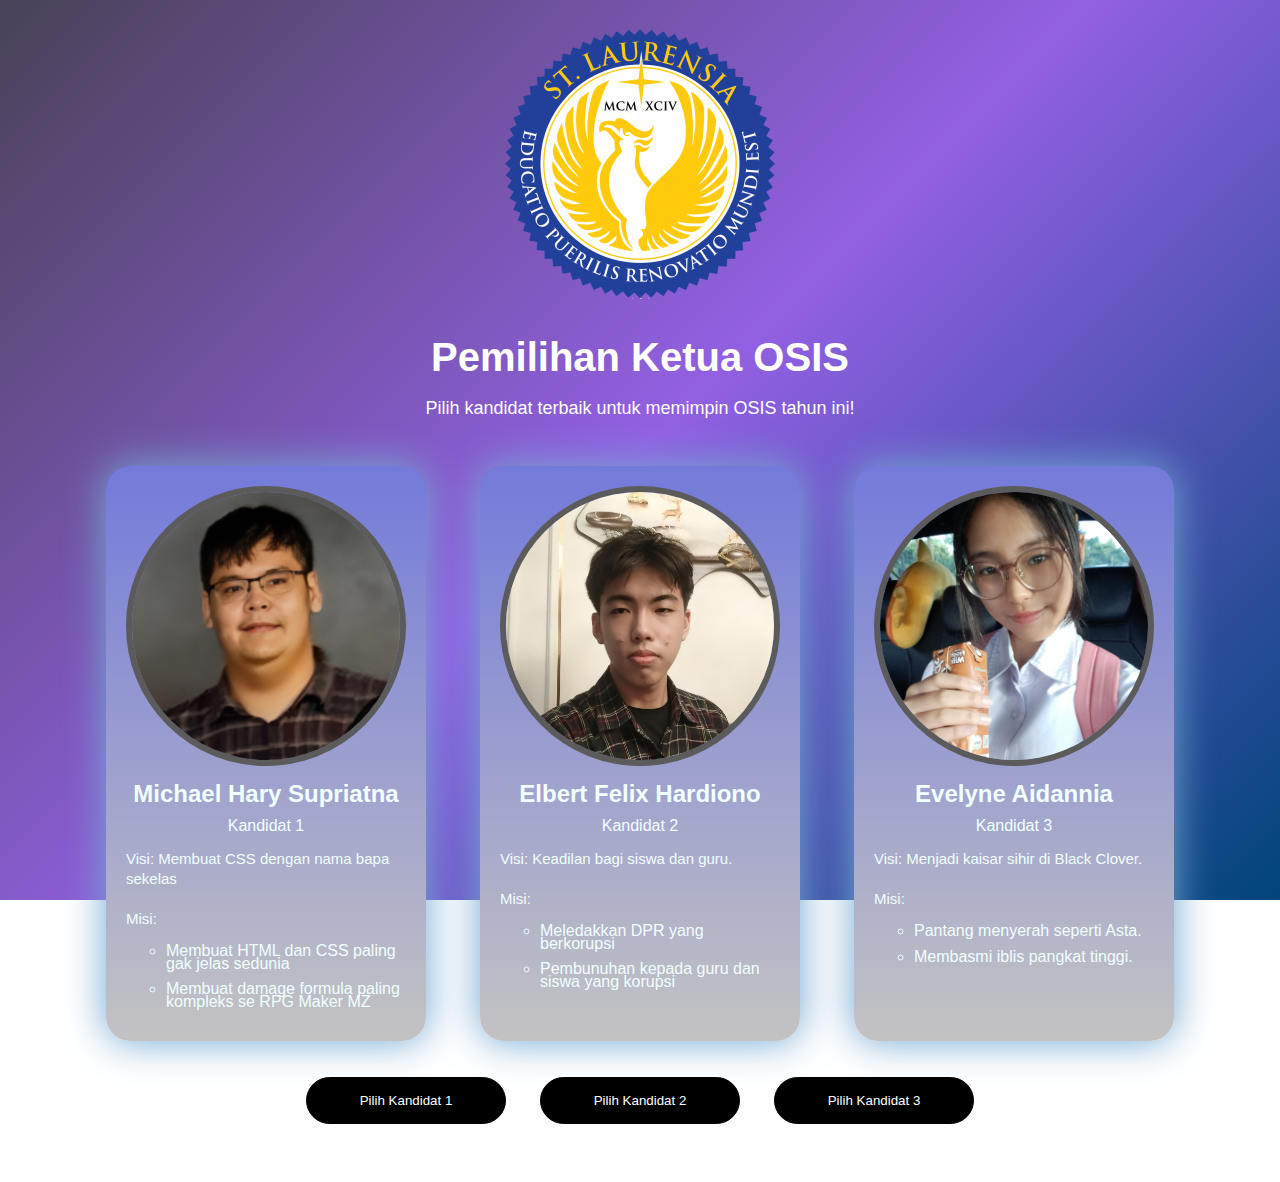
<file: OSISmikelbyne.html>
<!DOCTYPE html>
<html>
<head>
    <title>Pemilihan Ketua OSIS - Michael, Elbert, Evelyne</title>
    <link rel="stylesheet" href="Sulaiman.css">
    <link rel="icon" type="image" href="Images/logo santalaurensia.png">
</head>
<body>
    <div class="mikelbyne-title">
          <input type="image" src="Images/logo santalaurensia.png" onclick="window.location.replace('index.html')">
          <h1 class="mikelbyne-titlext">Pemilihan Ketua OSIS</h1>
        </div>
         <p class="mikelbyne-title-desc">Pilih kandidat terbaik untuk memimpin OSIS tahun ini!</p>

    <div class="mikelbyne-border-1">
  <div class="mikelbyne-border">
    <img src="Images/Kandidat 1.png"><br>
    <div class="mikelbyne-info">
      <h2>Michael Hary Supriatna</h2>
      <p>Kandidat 1</p>
      <p class="mikelbyne-vm">Visi: Membuat CSS dengan nama bapa sekelas<br><br>Misi:</p>
      <ol>
        <li>Membuat HTML dan CSS paling gak jelas sedunia</li><br>
        <li>Membuat damage formula paling kompleks se RPG Maker MZ</li>
      </ol>
    </div>
  </div>
  
  <div class="mikelbyne-border">
    <img src="Images/Kandidat 2.jpg"><br>
    <div class="mikelbyne-info">
      <h2>Elbert Felix Hardiono</h2>
      <p>Kandidat 2</p>
      <p class="mikelbyne-vm">Visi: Keadilan bagi siswa dan guru.<br><br>Misi:</p>
      <ol>
        <li>Meledakkan DPR yang berkorupsi</li><br>
        <li>Pembunuhan kepada guru dan siswa yang korupsi</li>
      </ol>
    </div>
  </div>
  
  <div class="mikelbyne-border">
    <img src="Images/Kandidat 3.jpg"><br>
    <div class="mikelbyne-info">
      <h2>Evelyne Aidannia</h2>
      <p>Kandidat 3</p>
     <p class="mikelbyne-vm">Visi: Menjadi kaisar sihir di Black Clover.<br><br>Misi:</p>
      <ol>
        <li>Pantang menyerah seperti Asta.</li><br>
        <li>Membasmi iblis pangkat tinggi.</li>
      </ol>
    </div>
  </div>
</div>

<div class="mikelbyne-button">
  <form action="https://aop-dt-michael-hary-supriatna.vercel.app/">
    <button class="button-mikelbyne">Pilih Kandidat 1</button>
    </form>
      <!--asik-->  
      <form action="https://aop-dt-elbert-felix-hardiono.vercel.app/">
    <button class="button-mikelbyne">Pilih Kandidat 2</button>
    </form>
    <form action="https://aop-dt-evelyne-aidannia.vercel.app/">
    <button class="button-mikelbyne">Pilih Kandidat 3</button>
    </form>

    </div>
    </div>
</div>

<!--BAGIAN YANG DIKERJAKAN SISWA
Elbert: Visi dan Misi bagian sendiri, menambahkan button, membuat border, merapihkan posisi dan bentuk pada border, image, dan button.
Michael: Visi dan Misi bagian sendiri, menyediakan kebanyakan foto, membuat title.
Evelyne: Visi dan Misi bagian sendiri, menambahkan box-shadow, hover, dan animasi transisi pada border.
-->

</body>
</html>
</file>
<file: Sulaiman.css>
/*dikerjakan oleh Elbert*/
.mikelbyne-border-1 {
	display: flex;
	gap: 24px;
	justify-content: center;
	margin: 24px 0;
}

/*dikerjakan oleh Elbert*/
.mikelbyne-border {
	line-height: 80%;
	text-align: center;
	gap: 12px;
	border-radius: 24px;
	box-sizing: border-box;
	padding: 20px 20px 16px 20px;
	margin: 12px 0;
	width: 100%;
	max-width: 320px;
    box-shadow: 0px 0px 39px 1px rgb(116, 168, 210);
    background-image: linear-gradient(180deg, #737ada, #c3c3c3);
	margin-left: 15px;
	margin-right: 15px;
	transition:all .26s ease
}

/*dikerjakan oleh Evelyne*/
.mikelbyne-border:hover{
transform:translateY(-6px);
box-shadow:0 12px 20px rgba(184, 105, 230, 0.39)
}

/*dikerjakan oleh Elbert*/
.mikelbyne-border img {
    width:100%;
    aspect-ratio: 1 / 1;
    object-fit:cover;
	border-radius: 50%;
	box-sizing: border-box;
	border: 6px solid rgb(91, 91, 91);
}

/*dikerjakan oleh Elbert*/
.mikelbyne-info {
	text-align: center;
	font-family: sans-serif;
	color:azure;
}

/*mikelbyne-vm oleh Michael (direvisi oleh Elbert)*/
.mikelbyne-vm {
	text-align: left;
	font-size: 15px;
	font-stretch: expanded;
	line-height: 20px;
}

/*dikerjakan oleh Elbert*/
body{
    background-image: linear-gradient(135deg,#494256, #9260e3, #00457a);
	background-size:cover;
    background-attachment: fixed;
	cursor: url("Images/tiger.cur"), default;
}

/*dikerjakan oleh Elbert*/
.mikelbyne-titlext {
  font-family: arial;
  font-size: 40px;
  color:white;margin-bottom: 0%;
}

/*dikerjakan oleh Elbert*/
.mikelbyne-title {
	display: flex;
	flex-direction: column;
 	align-items: center;
 	justify-content: center;
}

/*dikerjakan oleh Elbert*/
.mikelbyne-title-desc {
    font-family: Arial;
    font-size: 18px;
    color: white;
	text-align: center;
	top:40px;
	margin-bottom: 35px;
}

/*dikerjakan oleh Elbert*/
.mikelbyne-title img{
    display: block;
    width: 120px;
	height: 120px;
}

/*dikerjakan oleh Elbert*/
.mikelbyne-button{
	display: flex;
	justify-content: center;
	text-align: center;
	margin-top: 24px;
	position: center;
}

/*dikerjakan oleh Elbert*/
.button-mikelbyne {
	--bg: #000;
	--hover-bg: white;
	--hover-text: #000;
	color: white;
	cursor: pointer;
	border: 1px solid var(--bg);
	border-radius: 24px;
	padding: 0.8em 2em;
	background: var(--bg);
 	transition: 0.2s;
  	margin-right: 17px;
	margin-left: 17px;
	width: 200px;
	height: 47px;
	margin-bottom: 50px;
}

/*dikerjakan oleh Elbert*/
.button-mikelbyne:hover {
  color: var(--hover-text);
  transform: translate(-0.25rem, -0.25rem);
  background: var(--hover-bg);
  box-shadow: 0.25rem 0.25rem 5px var(--bg);
}

/*dikerjakan oleh Elbert*/
.button-mikelbyne:active {
  transform: translate(0);
  box-shadow: none;
}

/* ol oleh Michael*/
ol {
	list-style: circle;
	text-align: left;
}
</file>
